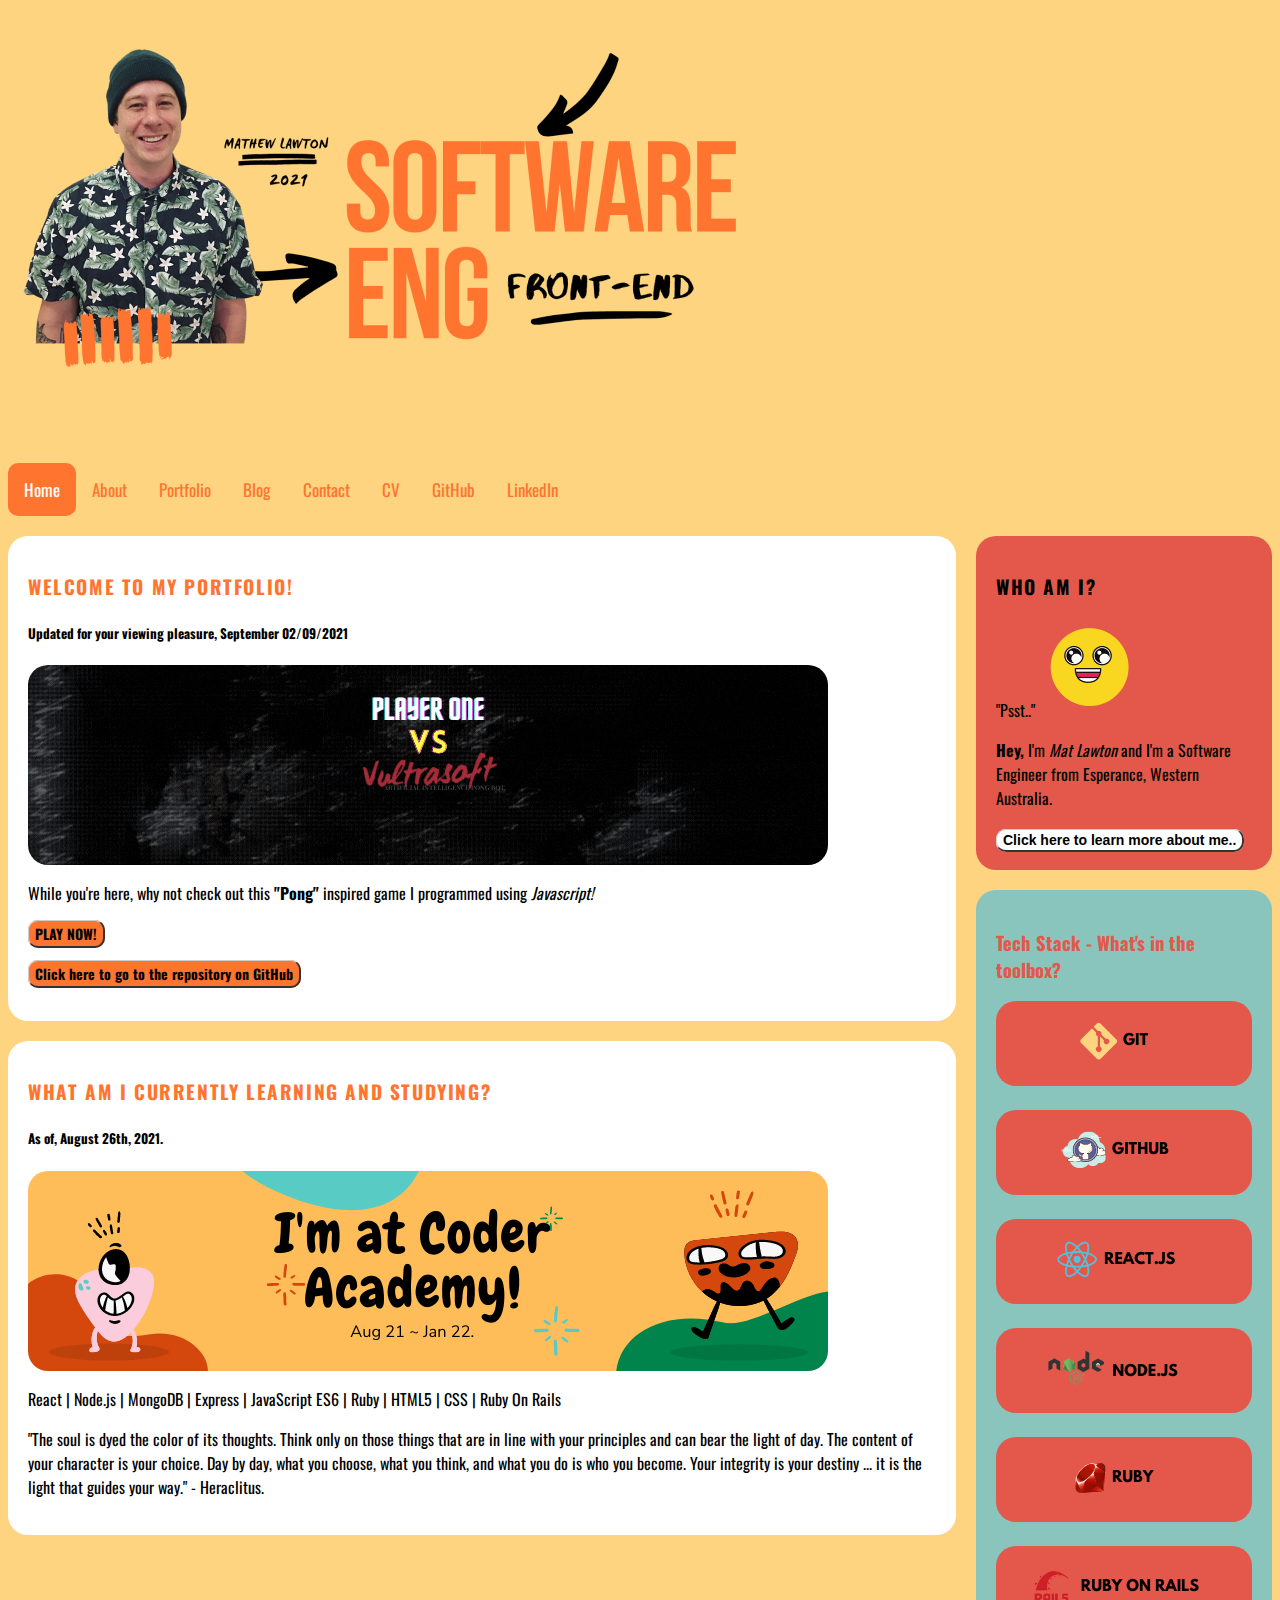
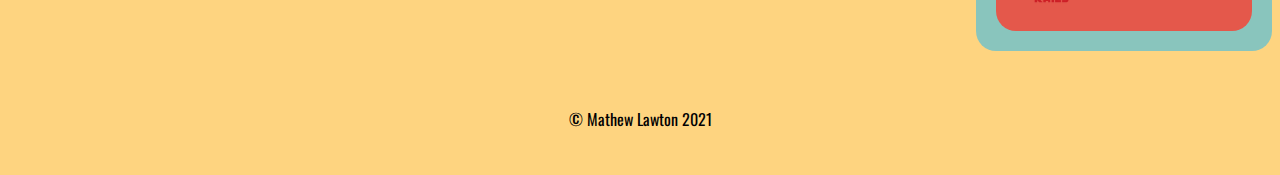
<file: index.html>
<!DOCTYPE html>
<html lang="en">
    <head>
      <meta charset="UTF-8"/>
      <!-- Hey, welcome to the source, my names Frankie and I'm your guide through this mess

░░░░░░▄▄▄▄▀▀▀▀▀▀▀▀▄▄▄▄▄▄▄
░░░░░█░░░░░░░░░░░░░░░░░░▀▀▄
░░░░█░░░░░░░░░░░░░░░░░░░░░░█
░░░█░░░░░░▄██▀▄▄░░░░░▄▄▄░░░░█
░▄▀░▄▄▄░░█▀▀▀▀▄▄█░░░██▄▄█░░░░█
█░░█░▄░▀▄▄▄▀░░░░░░░░█░░░░░░░░░█
█░░█░█▀▄▄░░░░░█▀░░░░▀▄░░▄▀▀▀▄░█
░█░▀▄░█▄░█▀▄▄░▀░▀▀░▄▄▀░░░░█░░█
░░█░░░▀▄▀█▄▄░█▀▀▀▄▄▄▄▀▀█▀██░█
░░░█░░░░██░░▀█▄▄▄█▄▄█▄▄██▄░░█
░░░░█░░░░▀▀▄░█░░░█░█▀█▀█▀██░█
░░░░░▀▄░░░░░▀▀▄▄▄█▄█▄█▄█▄▀░░█
░░░░░░░▀▄▄░░░░░░░░░░░░░░░░░░░█
░░▐▌░█░░░░▀▀▄▄░░░░░░░░░░░░░░░█
░░░█▐▌░░░░░░█░▀▄▄▄▄▄░░░░░░░░█
░░███░░░░░▄▄█░▄▄░██▄▄▄▄▄▄▄▄▀
░▐████░░▄▀█▀█▄▄▄▄▄█▀▄▀▄
░░█░░▌░█░░░▀▄░█▀█░▄▀░░░█
░░█░░▌░█░░█░░█░░░█░░█░░█
░░█░░▀▀░░██░░█░░░█░░█░░█
░░░▀▀▄▄▀▀░█░░░▀▄▀▀▀▀█░░█
░░░░░░░░░░█░░░░▄░░▄██▄▄▀
░░░░░░░░░░█░░░░▄░░████
░░░░░░░░░░█▄░░▄▄▄░░▄█
░░░░░░░░░░░█▀▀░▄░▀▀█
░░░░░░░░░░░█░░░█░░░█
░░░░░░░░░░░█░░░▐░░░█
░░░░░░░░░░░█░░░▐░░░█
░░░░░░░░░░░█░░░▐░░░█
░░░░░░░░░░░█░░░▐░░░█
░░░░░░░░░░░█░░░▐░░░█
░░░░░░░░░░░█▄▄▄▐▄▄▄█
░░░░░░░▄▄▄▄▀▄▄▀█▀▄▄▀▄▄▄▄
░░░░░▄▀▄░▄░▄░░░█░░░▄░▄░▄▀▄
░░░░░█▄▄▄▄▄▄▄▄▄▀▄▄▄▄▄▄▄▄▄█
 -->
<!-- Would you like to know my website colors -->
<!-- fed480,ff7530,e4584b,ffffff,000000,89C5BD -->
<!-- Check out my design method - https://matlawton.github.io/coder-academy-t1a2/ppt/MathewLawton_T1A2_Presentation.pdf -->

<!-- This is how the browser optimizes the display for the user and device -->
        <meta name="viewport" content="width=device-width, initial-scale=1.0" />

        <title>Mathew Lawton Portfolio</title>
        <!-- This is where I add an image icon to the browser tab bar -->
        <link rel="icon" href="docs/smile.png" type="image/jpg"/>
        <meta name="author" content="Mathew Lawton">
        <meta name="description" content="Mathew Lawton Portfolio">
        <link href="style.css" rel="stylesheet" integrity="sha384-XHEH1JF1GIDuU6ZhdtxSIWR+9hH9AzFJ3KW+005y8kmiRAtbL6duYV+GUHeHr7d7">

        <!-- This is where I import my font from Google Fonts -->
        <link rel="preconnect" href="https://fonts.googleapis.com">
        <link rel="preconnect" href="https://fonts.gstatic.com" crossorigin>
        <link href="https://fonts.googleapis.com/css2?family=Oswald:wght@400&display=swap" rel="stylesheet">
    </head>

    <body>
      <header>
        <!-- This is the main header image for my website -->
        <div>        
          <img src="docs/mug-web1.png" alt="Mugshot" class="headshot" id="container"/>
        </div> 
          <!-- This is the nav bar for my website -->
            <div class="topnav">
            <!-- The active feature will highlight and display which page is being viewed -->
              <a class="active" href="#home">Home</a>
              <a href="about.html">About</a>
              <a href="portfolio.html">Portfolio</a>
              <a href="blog.html">Blog</a>
              <a href="contact.html">Contact</a>
              <a href="https://drive.google.com/file/d/1qS7zLkQYoXdJ1vOAuZq-rYk6jl82JSvu/view?usp=sharing">CV</a>
              <a href="https://github.com/Matlawton">GitHub</a>
              <a href="https://www.linkedin.com/in/mathew-lawton/">LinkedIn</a>
            </div>                                  
        </header>
    <!-- This is the main content that lies inside my body -->
    <main>
      <!-- You get a div, you get a div, every body gets a div -->
      <div class="row">
        <div class="leftcolumn">
          <!-- This card holds my text and graphical content within the main body -->
          <div class="card">
            <h2>Welcome to my portfolio!</h2>
            <h5>Updated for your viewing pleasure, September 02/09/2021</h5>
              <img src="docs/player-one.gif" alt="A game made by Mat" class="blog-img"/>
              <p>While you're here, why not check out this<strong> &quot;Pong&quot;</strong> inspired game I programmed using <em>Javascript!</em></p>
              <p><a href="https://matlawton.github.io/table-tennis/" class="link-type">PLAY NOW!</a></p>
              <p> <a href="https://github.com/Matlawton/table-tennis" class="link-type">Click here to go to the repository on GitHub</a></p>
          </div>
          <!-- This card holds my text and graphical content within the main body -->
          <div class="card">
            <h2>What am I currently learning and studying?</h2>
            <h5>As of, August 26th, 2021.</h5>
            <img src="docs/coder.png" alt="I'm at Coder Academy!" class="blog-img" />
            <p>React | Node.js | MongoDB | Express | JavaScript ES6 | Ruby | HTML5 | CSS | Ruby On Rails</p>
            <p>&quot;The soul is dyed the color of its thoughts. Think only on those things that are in line with your principles and can bear the light of day. The content of your character is your choice. Day by day, what you choose, what you think, and what you do is who you become. Your integrity is your destiny ... it is the light that guides your way.&quot; - Heraclitus.</p>
          </div>
        </div>
        <!-- This is the right column for the index page main body content -->
        <div class="rightcolumn">
          <div class="card-2">
            <h2 class="card-head">Who am I?</h2>
              <p>
              &quot;Psst..&quot; <a href="about.html">
              <img alt="smile" src="docs/smile.png" width="100" height="100">
              </a>
              </p>
              <p><strong>Hey, </strong>I'm <em>Mat Lawton</em> and I'm a Software Engineer from Esperance, Western Australia.</p>
                <a href="about.html" class="link-type2">Click here to learn more about me..</a>
          </div>
          <!-- This is my tool box -->
          <div class="card-3">
            <h3>Tech Stack - What's in the toolbox?</h3>
            <div class="cd-bg"><img alt="Git logo" src="docs/git1.png"></div><br>
            <div class="cd-bg"><img alt="GitHub logo" src="docs/github1.png"></div><br>
            <div class="cd-bg"><img alt="react logo" src="docs/react.png"></div><br>
            <div class="cd-bg"><img alt="node.js logo" src="docs/node.png"></div><br>
            <div class="cd-bg"><img alt="ruby logo" src="docs/ruby.png"></div><br>
            <div class="cd-bg"><img alt="ruby on rails logo" src="docs/rails.png"></div>
          </div> 
          </div> 
      </div>
    </main>
      <!-- This is where I can style my footer element -->
      <footer class="footer">
        <p>&copy; Mathew Lawton 2021</p>
      </footer> 
        
  </body>    
</html>
</file>
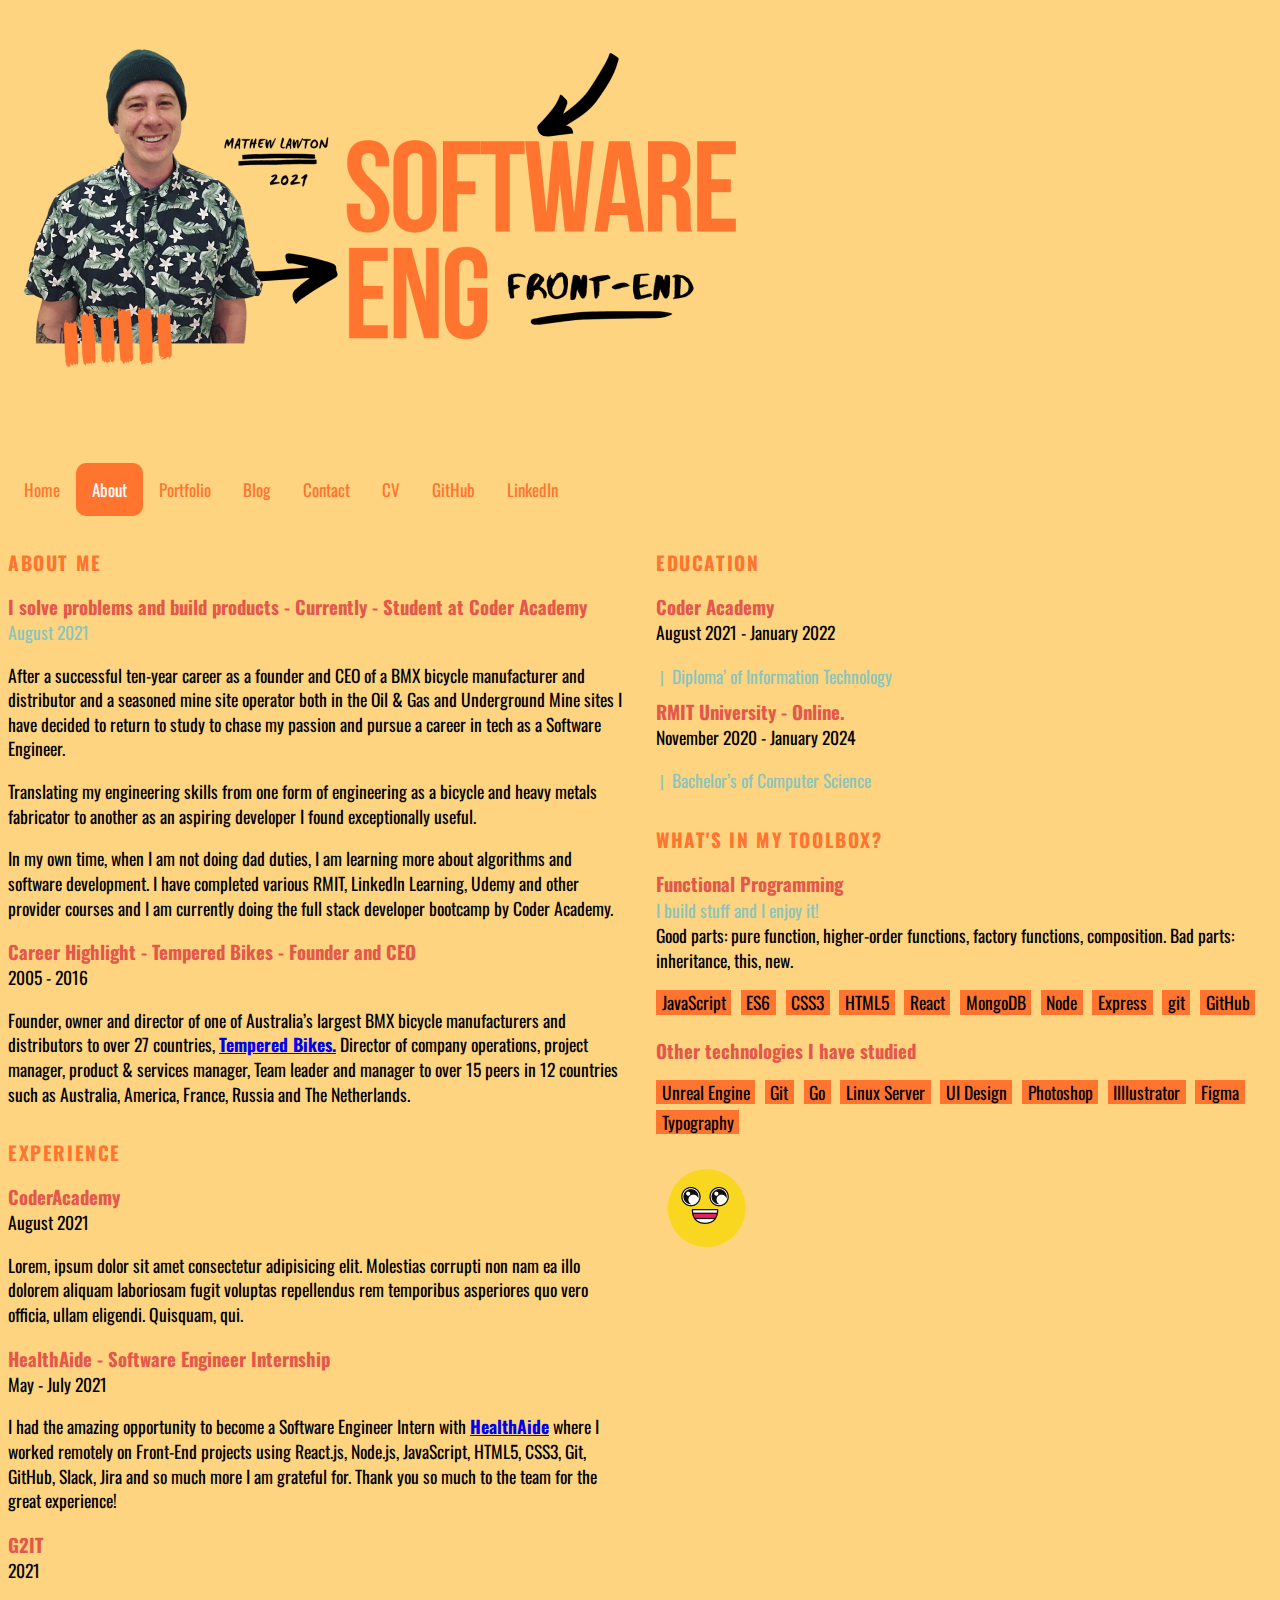
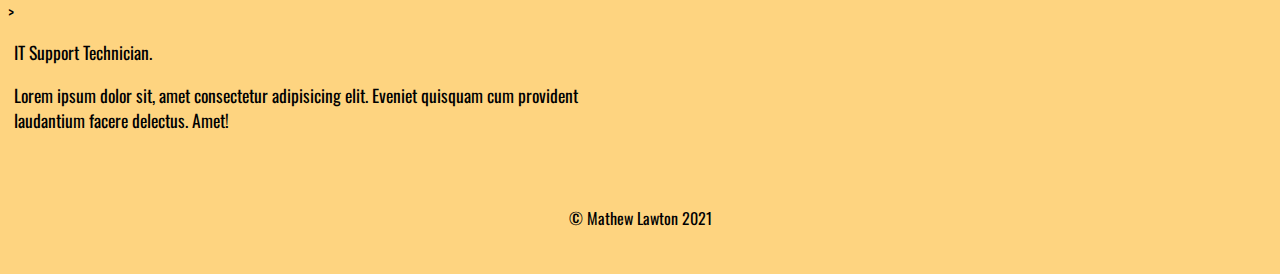
<file: about.html>
<!DOCTYPE html>
<html lang="en">
    <head>
        <meta charset="UTF-8">
          <!-- This is how the browser optimizes the display for the user and device -->
          <meta name="viewport" content="width=device-width, initial-scale=1.0" />
  
          <title>About</title>
          <!-- This is where I add an image icon to the browser tab bar -->
          <link rel="icon" href="docs/smile.png" type="image/jpg"/>
          <meta name="author" content="Mathew Lawton">
          <meta name="description" content="Mathew Lawton About">
          <link href="style.css" rel="stylesheet" integrity="sha384-XHEH1JF1GIDuU6ZhdtxSIWR+9hH9AzFJ3KW+005y8kmiRAtbL6duYV+GUHeHr7d7">
  
          <!-- This is where I import my font from Google Fonts -->
          <link rel="preconnect" href="https://fonts.googleapis.com">
          <link rel="preconnect" href="https://fonts.gstatic.com" crossorigin>
          <link href="https://fonts.googleapis.com/css2?family=Oswald:wght@400&display=swap" rel="stylesheet">
      </head>

    <body>
        <header>
            <!-- This is the main header image for my website -->
            <div>        
                <img src="docs/mug-web1.png" alt="Mugshot" class="headshot" />
            </div> 
            <!-- This is my Nav Bar -->        
            <div class="topnav">
                <a href="index.html">Home</a>
                <a class="active" href="about.html">About</a>
                <a href="portfolio.html">Portfolio</a>
                <a href="blog.html">Blog</a>
                <a href="contact.html">Contact</a>
                <a href="https://drive.google.com/file/d/1qS7zLkQYoXdJ1vOAuZq-rYk6jl82JSvu/view?usp=sharing">CV</a>
                <a href="https://github.com/Matlawton">GitHub</a>
                <a href="https://www.linkedin.com/in/mathew-lawton/">LinkedIn</a>
            </div>                                      
        </header>

        <main class="x">
            <!-- This is my First Column on the left -->
            <!-- Linked the div to the CSS container -->
                <div id="container">
                <section>
                    <h2>About Me</h2>
                    <article>
                        <header>
                            <h3>I solve problems and build products - Currently - Student at Coder Academy</h3>
                            <div class="time-bg">
                              <p><time datetime="2021-08-15">August 2021</time></p>
                            </div>
                        </header>
                        <p>After a successful ten-year career as a founder and CEO of a BMX bicycle manufacturer and distributor and a seasoned mine site operator both in the Oil & Gas and Underground Mine sites I have decided to return to study to chase my passion and pursue a career in tech as a Software Engineer.</p>
                        <p>Translating my engineering skills from one form of engineering as a bicycle and heavy metals fabricator to another as an aspiring developer I found exceptionally useful.</p>   
                        <p>In my own time, when I am not doing dad duties, I am learning more about algorithms and software development. I have completed various RMIT, LinkedIn Learning, Udemy and other provider courses and I am currently doing the full stack developer bootcamp by Coder Academy.</p>
                    </article>

                    <article>
                        <header>
                            <h3>Career Highlight - Tempered Bikes - Founder and CEO</h3>
                            <p>2005 - 2016</p>
                        </header>
                            <p>Founder, owner and director of one of Australia’s largest BMX bicycle manufacturers and distributors to over 27 countries, <a href="https://www.temperedgoods.com"><strong>Tempered Bikes.</strong></a>
                            Director of company operations, project manager, product & services manager, Team leader and manager to over 15 peers in 12 countries such as Australia, America, France, Russia and The Netherlands.
                            </p>
                    </article>
                </section>
                <!-- This is my work experience section that needs to be updated -->
                <section>
                    <h2>Experience</h2>
                    <article>
                        <header>
                            <h3>CoderAcademy</h3>
                            <p>August 2021</p>
                        </header>
                        <p>Lorem, ipsum dolor sit amet consectetur adipisicing elit. Molestias corrupti non nam ea illo dolorem aliquam laboriosam fugit voluptas repellendus rem temporibus asperiores quo vero officia, ullam eligendi. Quisquam, qui.</p>
                    </article>

                    <article>
                        <header>
                            <h3>HealthAide - Software Engineer Internship</h3>
                            <p>May - July 2021</p>
                        </header>
                        <p>I had the amazing opportunity to become a Software Engineer Intern with <a href="https//:www.healthaide.com.au"><strong>HealthAide</strong></a> where I worked remotely on Front-End projects using React.js, Node.js, JavaScript, HTML5, CSS3, Git, GitHub, Slack, Jira and so much more I am grateful for. Thank you so much to the team for the great experience!</p>
                    </article>

                    <article>
                        <header>
                            <h3>G2IT</h3>
                            <p>2021</p>>
                        </header>
                        <ul class='experience'>
                            <li>IT Support Technician.</li>
                            <li>Lorem ipsum dolor sit, amet consectetur adipisicing elit. Eveniet quisquam cum provident laudantium facere delectus. Amet!</li>
                        </ul>
                    </article>
                </section>
                </div>

            <!-- This is my Second Column on the right that lists my education -->
            <!-- Linked the div to the CSS container -->
                <div id="container-2">
                <section>
                    <h2>Education</h2>
                    <article>
                        <header>
                            <h3>Coder Academy</h3>
                            <p>August 2021 - January 2022</p>
                            <span class="gray-400">&nbsp;|&nbsp;</span>
                            <span class="gray-400 text-lg">Diploma&rsquo; of Information Technology</span>
                        </header>
                    </article>

                    <article>
                        <header>
                            <h3>RMIT University - Online.</h3>
                            <p>November 2020 - January 2024</p>
                            <span class="gray-400">&nbsp;|&nbsp;</span>
                            <span class="gray-400 text-lg">Bachelor&rsquo;s of Computer Science</span>
                        </header>
                    </article>
                </section>
                <!-- This is the component list for my tool box section -->
                <section>
                    <h2>What's in my toolbox?</h2>
                    <article>
                        <header>
                            <h3>Functional Programming</h3>
                            <span class="gray-400 text-lg">I build stuff and I enjoy it!</span>
                            <p>Good parts: pure function, higher-order functions, factory functions, composition. Bad parts: inheritance, this, new.</p>
                            <ul class="skills">
                                <li>JavaScript</li>
                                <li>ES6</li>
                                <li>CSS3</li>
                                <li>HTML5</li>
                                <li>React</li>
                                <li>MongoDB</li>
                                <li>Node</li>
                                <li>Express</li>
                                <li>git</li>
                                <li>GitHub</li>
                            </ul>
                        </header>
                    </article>
                    <!-- This is the component list for my other tech studied section -->
                    <article>
                        <header>
                            <h3>Other technologies I have studied</h3>
                            <ul class="skills">
                                
                                <li>Unreal Engine</li>
                                <li>Git</li>
                                <li>Go</li>
                                <li>Linux Server</li>
                                <li>UI Design</li>
                                <li>Photoshop</li>
                                <li>Illlustrator</li>
                                <li>Figma</li>
                                <li>Typography</li>
                            </ul>
                        </header>
                    </article>
                </section>
                <!-- This is the smiley face on the about me page -->
                <div>
                    <img src="docs/smile.png" alt="smile" class="smile" />
                </div>
                </div>
        </main>
        <!-- This is where I can style my footer element -->
        <footer class="footer">
            <p>&copy; Mathew Lawton 2021</p>
        </footer>
    </body>
</html>
</file>
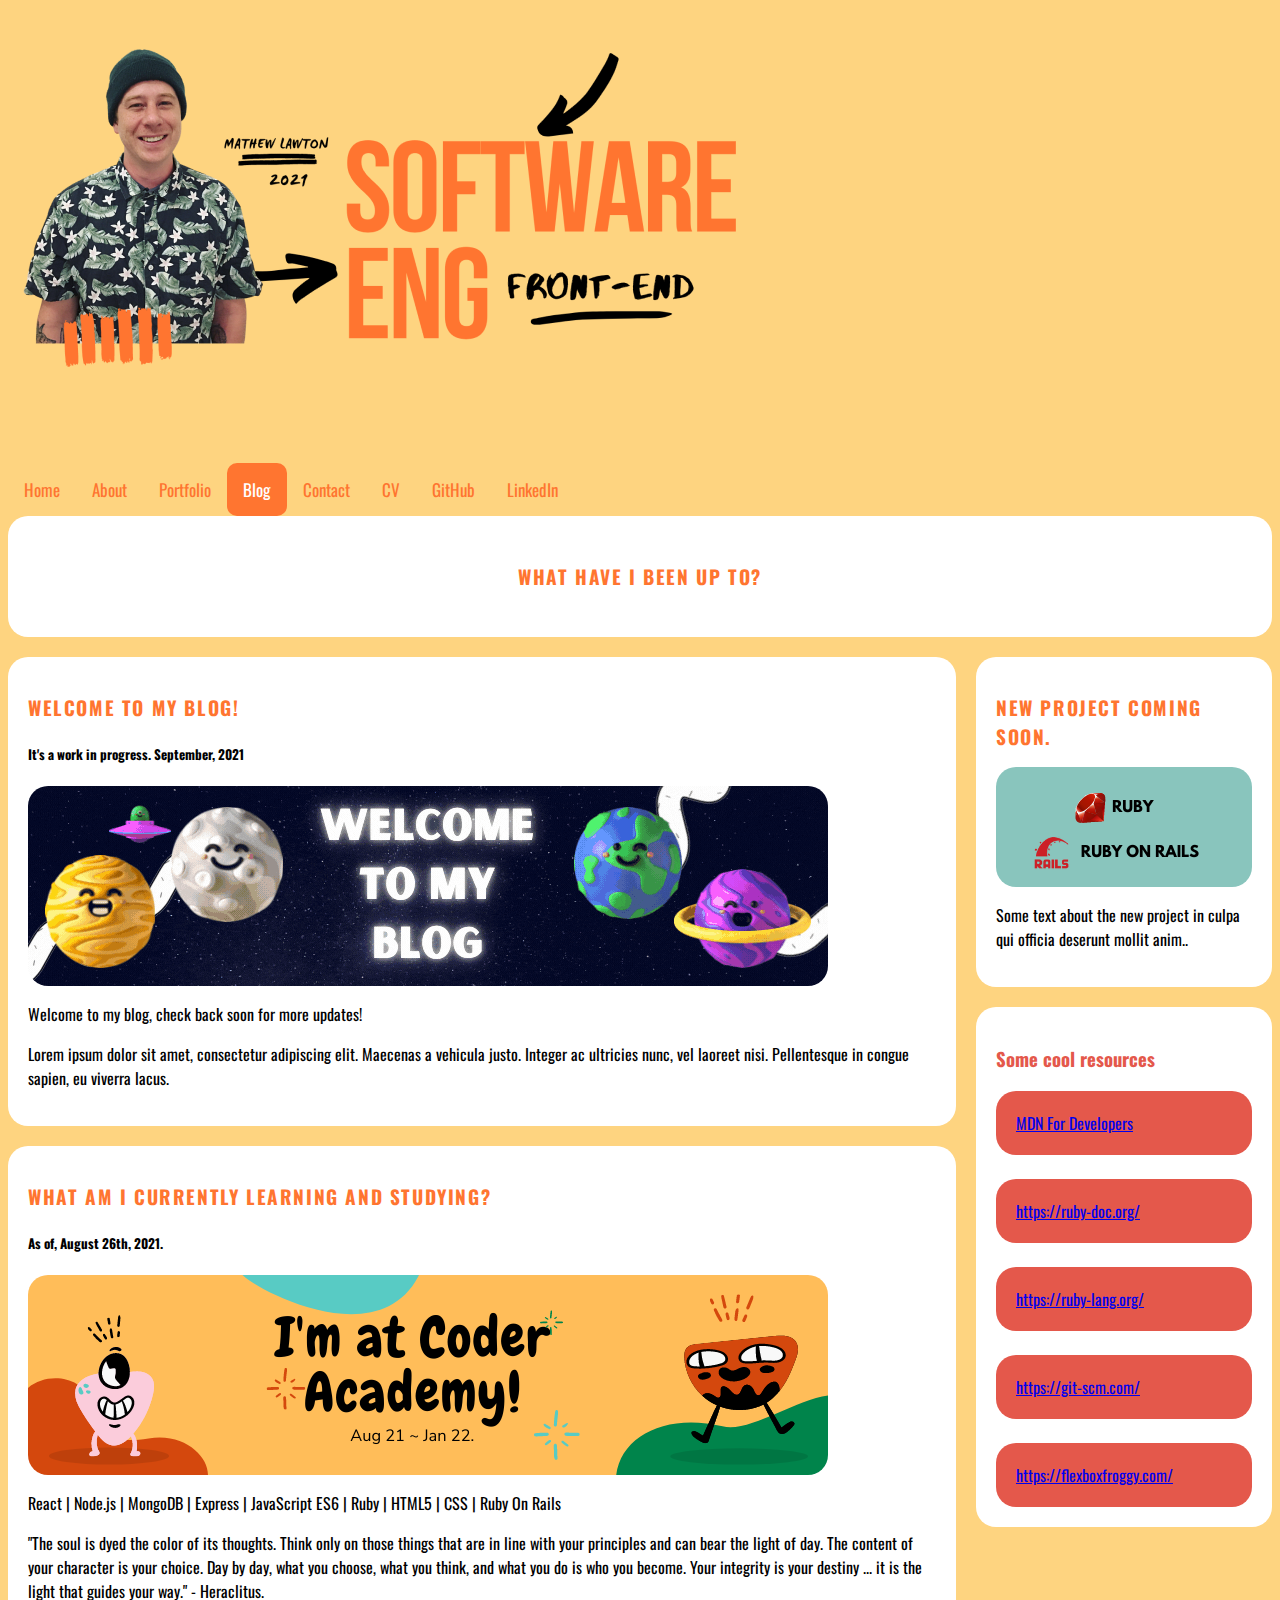
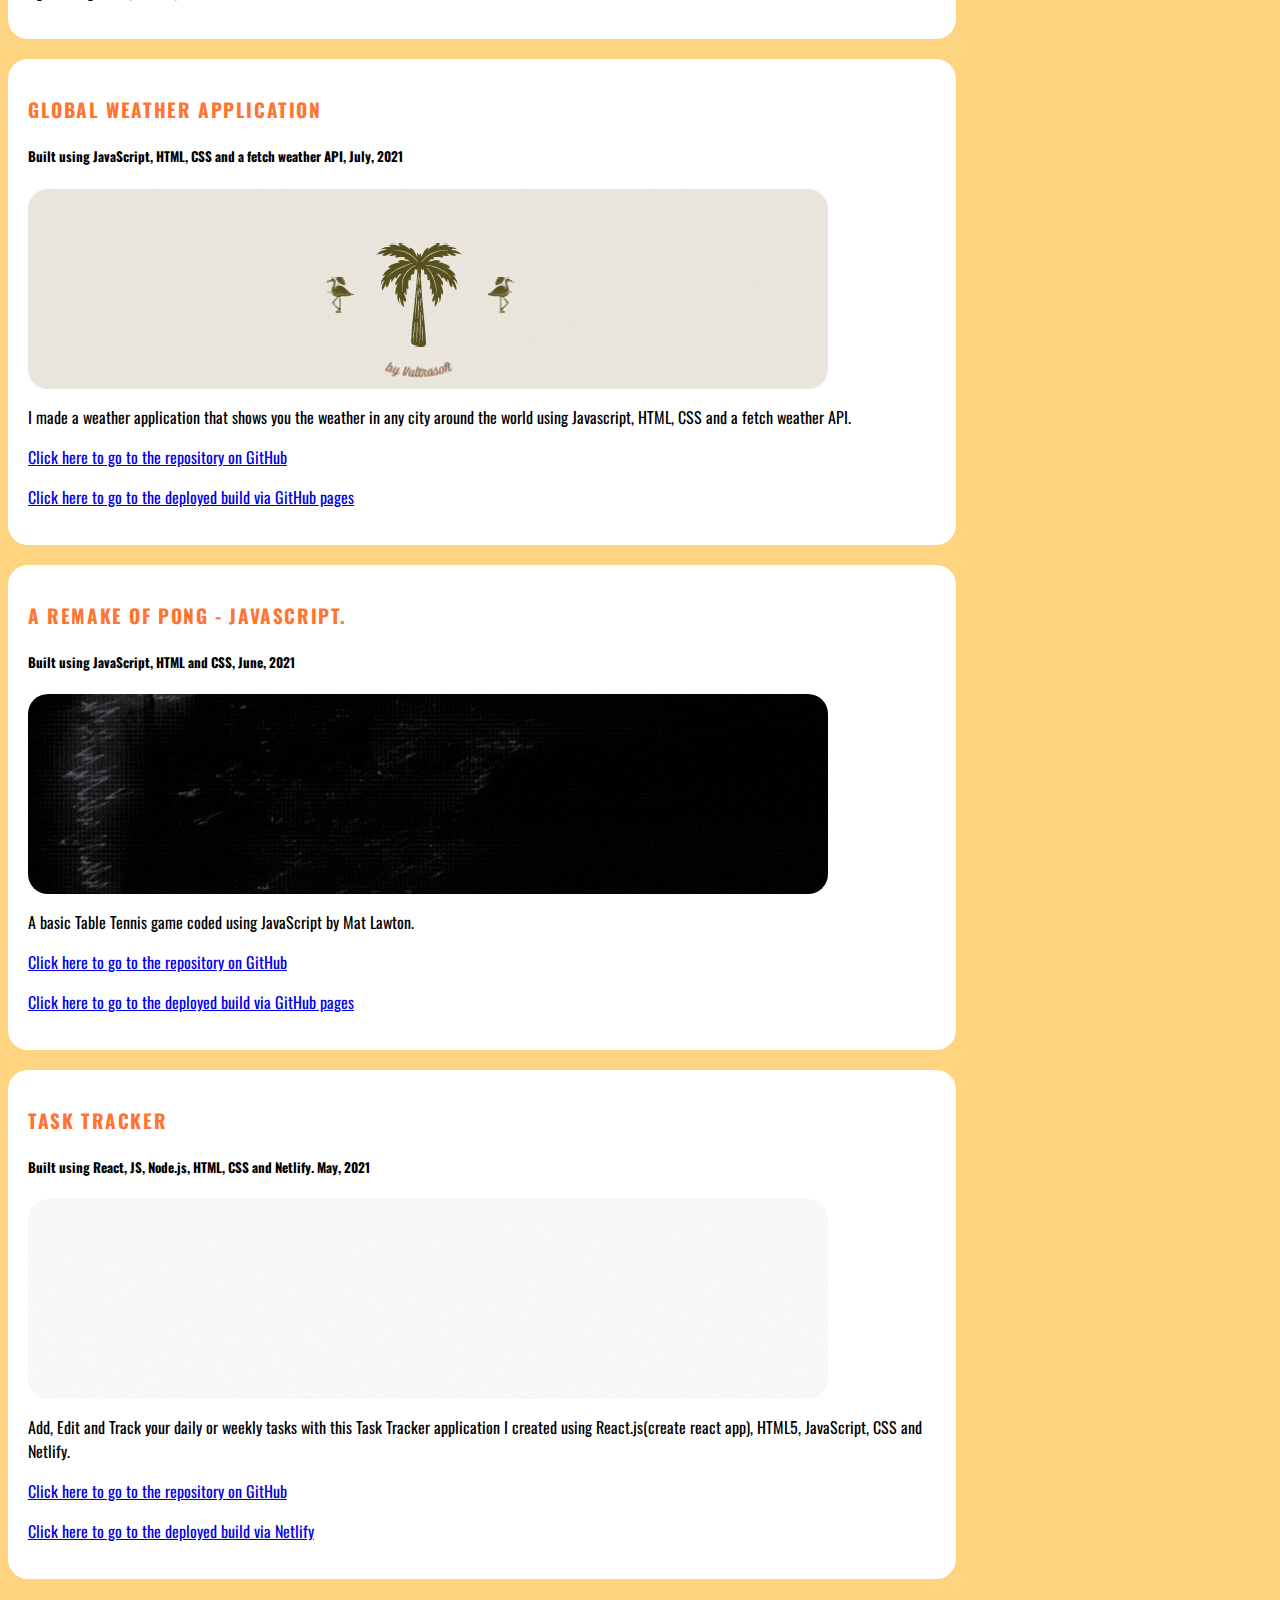
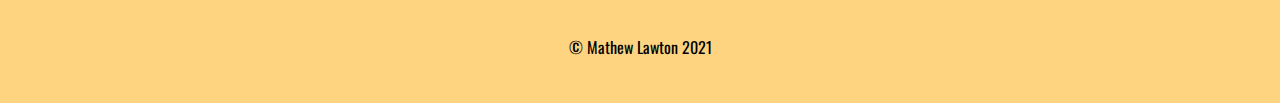
<file: blog.html>
<!DOCTYPE html>
<html lang="en">
  <head>
    <meta charset="UTF-8">
      <!-- This is how the browser optimizes the display for the user and device -->
      <meta name="viewport" content="width=device-width, initial-scale=1.0" />

      <title>Blog</title>
      <!-- This is where I add an image icon to the browser tab bar -->
      <link rel="icon" href="docs/smile.png" type="image/jpg"/>
      <meta name="author" content="Mathew Lawton">
      <meta name="description" content="Mathew Lawton Blog">
      <link href="style.css" rel="stylesheet" integrity="sha384-XHEH1JF1GIDuU6ZhdtxSIWR+9hH9AzFJ3KW+005y8kmiRAtbL6duYV+GUHeHr7d7">

      <!-- This is where I import my font from Google Fonts -->
      <link rel="preconnect" href="https://fonts.googleapis.com">
      <link rel="preconnect" href="https://fonts.gstatic.com" crossorigin>
      <link href="https://fonts.googleapis.com/css2?family=Oswald:wght@400&display=swap" rel="stylesheet">
  </head>

  <body>
    <header>
      <!-- This is the main header image for my website -->
        <div>        
            <img src="docs/mug-web1.png" alt="Mugshot" class="headshot" />
        </div> 
        <!-- This is my Nav Bar -->    
        <div class="topnav">
            <a href="index.html">Home</a>
            <a href="about.html">About</a>
            <a href="portfolio.html">Portfolio</a>
            <a class="active" href="blog.html">Blog</a>
            <a href="contact.html">Contact</a>
            <a href="https://drive.google.com/file/d/1qS7zLkQYoXdJ1vOAuZq-rYk6jl82JSvu/view?usp=sharing">CV</a>
            <a href="https://github.com/Matlawton">GitHub</a>
            <a href="https://www.linkedin.com/in/mathew-lawton/">LinkedIn</a>
        </div>                                 
    </header>
    <!-- This is the header for my blog page within the body -->
    <main>
        <div class="header">
          <h2>What have I been up to?</h2>
        </div>
        <!-- This component creates the styling my blog posts -->
        <div class="row">
          <div class="leftcolumn">
            <!-- blog post one -->
            <div class="card">
              <h2>Welcome to my blog!</h2>
              <h5>It's a work in progress. September, 2021</h5>
              <img src="docs/blog-img.gif" alt="Welcome to my blog image" class="blog-img"/>
              <p>Welcome to my blog, check back soon for more updates!</p> 
              <p> Lorem ipsum dolor sit amet, consectetur adipiscing elit. Maecenas a vehicula justo. Integer ac ultricies nunc, vel laoreet nisi. Pellentesque in congue sapien, eu viverra lacus.</p>
            </div>
            <!-- blog post two -->
            <div class="card">
              <h2>What am I currently learning and studying?</h2>
              <h5>As of, August 26th, 2021.</h5>
              <img src="docs/coder.png" alt="I'm at Coder Academy!" class="blog-img" />
              <p>React | Node.js | MongoDB | Express | JavaScript ES6 | Ruby | HTML5 | CSS | Ruby On Rails</p>
              <p>&quot;The soul is dyed the color of its thoughts. Think only on those things that are in line with your principles and can bear the light of day. The content of your character is your choice. Day by day, what you choose, what you think, and what you do is who you become. Your integrity is your destiny ... it is the light that guides your way.&quot; - Heraclitus.</p>
            </div>
            <!-- blog post three -->
            <div class="card">
              <h2>Global Weather Application</h2>
              <h5>Built using JavaScript, HTML, CSS and a fetch weather API, July, 2021</h5>
              <img src="docs/weather.gif" alt="A weather app made by mat" class="blog-img"/>
              <p>I made a weather application that shows you the weather in any city around the world using Javascript, HTML, CSS and a fetch weather API.</p>
              <p> <a href="https://github.com/Matlawton/city-weather-app">Click here to go to the repository on GitHub</a></p>
              <p><a href="https://matlawton.github.io/city-weather-app/">Click here to go to the deployed build via GitHub pages</a></p>
            </div>
            <!-- blog post four -->
            <div class="card">
              <h2>A remake of PONG - JavaScript.</h2>
              <h5>Built using JavaScript, HTML and CSS, June, 2021</h5>
              <img src="docs/player-one.gif" alt="A game made by mat" class="blog-img"/>
              <p>A basic Table Tennis game coded using JavaScript by Mat Lawton.</p>
              <p> <a href="https://github.com/Matlawton/table-tennis">Click here to go to the repository on GitHub</a></p>
              <p><a href="https://matlawton.github.io/table-tennis/">Click here to go to the deployed build via GitHub pages</a></p>
            </div>
          </div>
          <div class="rightcolumn">
            <!-- This is the new projects coming soon section -->
            <div class="card">
              <h2>New Project Coming Soon.</h2>
              <div class="cd-bg1" style="height:120px;"><img alt="ruby logo" src="docs/ruby.png">
                <img alt="ruby on rails logo" src="docs/rails.png">
              </div>
              <p>Some text about the new project in culpa qui officia deserunt mollit anim..</p>
            </div>
            <!-- right column card two for favourite resources -->
            <div class="card">
              <h3>Some cool resources</h3>
              <div class="cd-bg"><a href="https://developer.mozilla.org/en-US/docs/Web">MDN For Developers</a></div><br>
              <div class="cd-bg"><a href="https://ruby-doc.org/">https://ruby-doc.org/</a></div><br>
              <div class="cd-bg"><a href="https://www.ruby-lang.org/en/">https://ruby-lang.org/</a></div><br>
              <div class="cd-bg"><a href="https://git-scm.com/book/en/v2">https://git-scm.com/</a></div><br>
              <div class="cd-bg"><a href="https://flexboxfroggy.com/">https://flexboxfroggy.com/</a></div>
            </div>
          </div>

          <div class="row">
            <div class="leftcolumn">
              <!-- blog post five -->
              <div class="card">
                <h2>Task Tracker</h2>
                <h5>Built using React, JS, Node.js, HTML, CSS and Netlify. May, 2021</h5>
                <img src="docs/task-track.gif" alt="A task tracker app made by mat" class="blog-img"/>
                
                <p>Add, Edit and Track your daily or weekly tasks with this Task Tracker application I created using React.js(create react app), HTML5, JavaScript, CSS and Netlify.</p>
                <p> <a href="https://github.com/Matlawton/Task-Tracker-UI-V1">Click here to go to the repository on GitHub</a></p>
                <p><a href="https://m-lawton-9aba4e.netlify.app/">Click here to go to the deployed build via Netlify</a></p>
              </div>
            </div>
        </div>
        </div>
    </main>
    <!-- This is where I can style my footer element -->
    <footer class="footer">
      <p>&copy; Mathew Lawton 2021</p>
    </footer>
       
  </body>
</html>
</file>
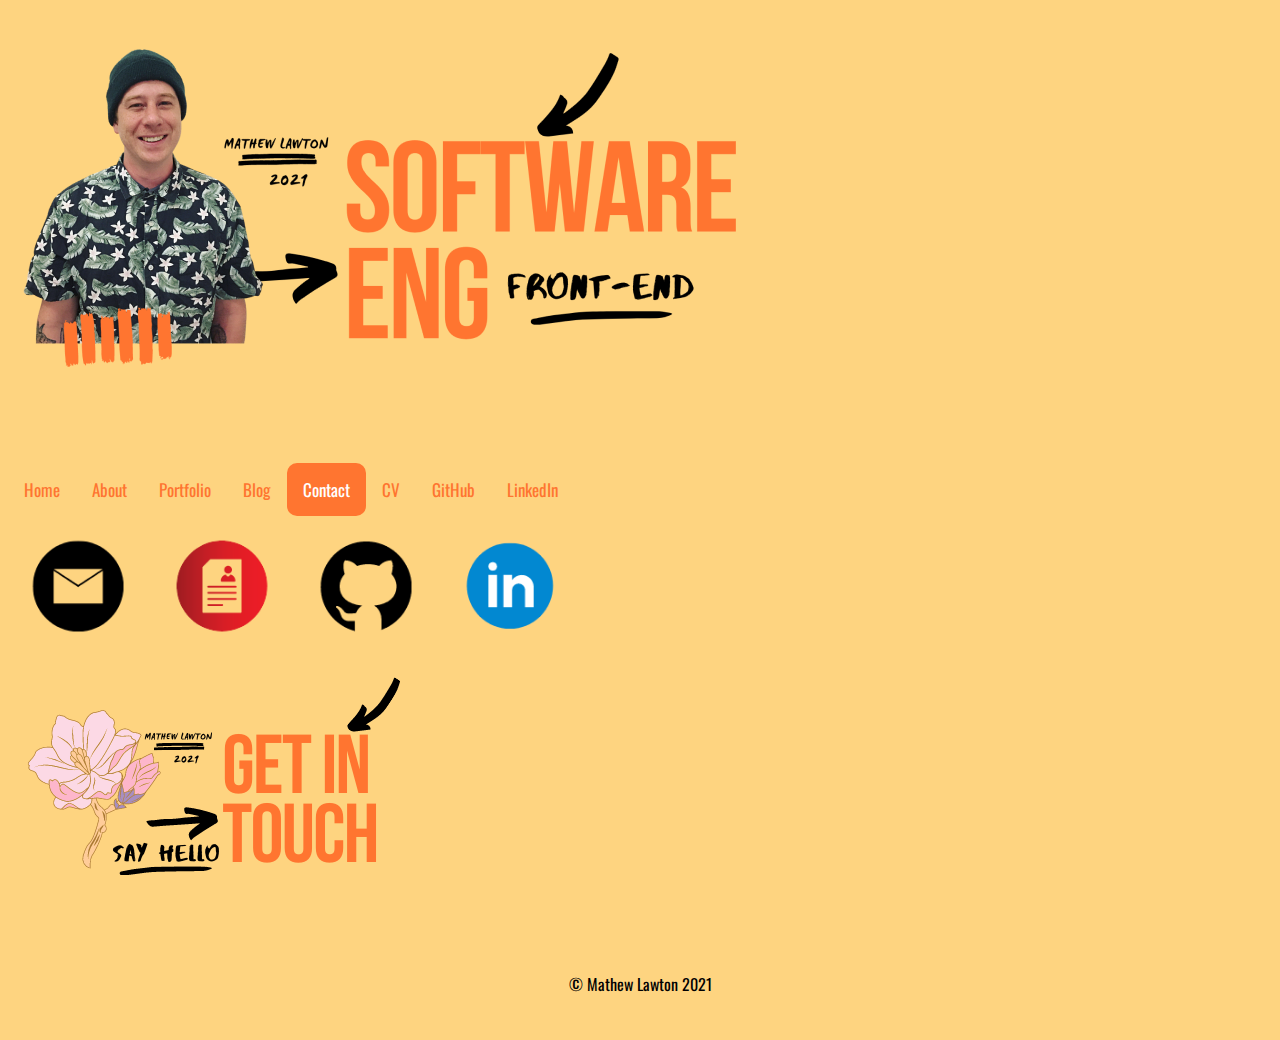
<file: contact.html>
<!DOCTYPE html>
<html lang="en">
    <head>
        <meta charset="UTF-8">
          <!-- This is how the browser optimizes the display for the user and device -->
          <meta name="viewport" content="width=device-width, initial-scale=1.0" />
  
          <title>Contact</title>
          <!-- This is where I add an image icon to the browser tab bar -->
          <link rel="icon" href="docs/smile.png" type="image/jpg"/>
          <meta name="author" content="Mathew Lawton">
          <meta name="description" content="Mathew Lawton Contact">
          <link href="style.css" rel="stylesheet">
  
          <!-- This is where I import my font from Google Fonts -->
          <link rel="preconnect" href="https://fonts.googleapis.com">
          <link rel="preconnect" href="https://fonts.gstatic.com" crossorigin>
          <link href="https://fonts.googleapis.com/css2?family=Oswald:wght@400&display=swap" rel="stylesheet">
      </head>

    <body>
        <header>
            <!-- This is the main header image for my website -->
            <div>        
                <img src="docs/mug-web1.png" alt="Mugshot" class="headshot" />
            </div> 
            <!-- This is my Nav Bar -->
            <div class="topnav">
                <a href="index.html">Home</a>
                <a href="about.html">About</a>
                <a href="portfolio.html">Portfolio</a>
                <a href="blog.html">Blog</a>
                <a class="active" href="contact.html">Contact</a>
                <a href="https://drive.google.com/file/d/1qS7zLkQYoXdJ1vOAuZq-rYk6jl82JSvu/view?usp=sharing">CV</a>
                <a href="https://github.com/Matlawton">GitHub</a>
                <a href="https://www.linkedin.com/in/mathew-lawton/">LinkedIn</a>
            </div>                                 
    </header>

    <main>
        <!-- This component styles my icons -->
        <div class="contact-display">
            <div>
                <a href="mailto:placeholder@email.com"><img src="docs/email.png" alt="Email me" class="icon" /></a>
                <!-- Add CV link and remove comment -->
                <a href="https://drive.google.com/file/d/1qS7zLkQYoXdJ1vOAuZq-rYk6jl82JSvu/view?usp=sharing"><img src="docs/cv.png" alt="View my CV" class="icon"/></a>
                <a href="https://github.com/Matlawton"><img src="docs/github.png" alt="Check out my GitHub" class="icon" /></a>
                <a href="https://www.linkedin.com/in/mathew-lawton/"><img src="docs/linkedin.png" alt="Check me out on LinkedIn" class="icon" /></a>
                <!-- Image for contact page -->
                <div class="contact-image">
                    <img src="docs/m-contact.png" alt="Get in touch" />
                </div>
            </div>
        </div>

    </main>
        <!-- This is where I can style my footer element -->
        <footer class="footer">
            <p>&copy; Mathew Lawton 2021</p>
        </footer>
    </body>
</html>
</file>
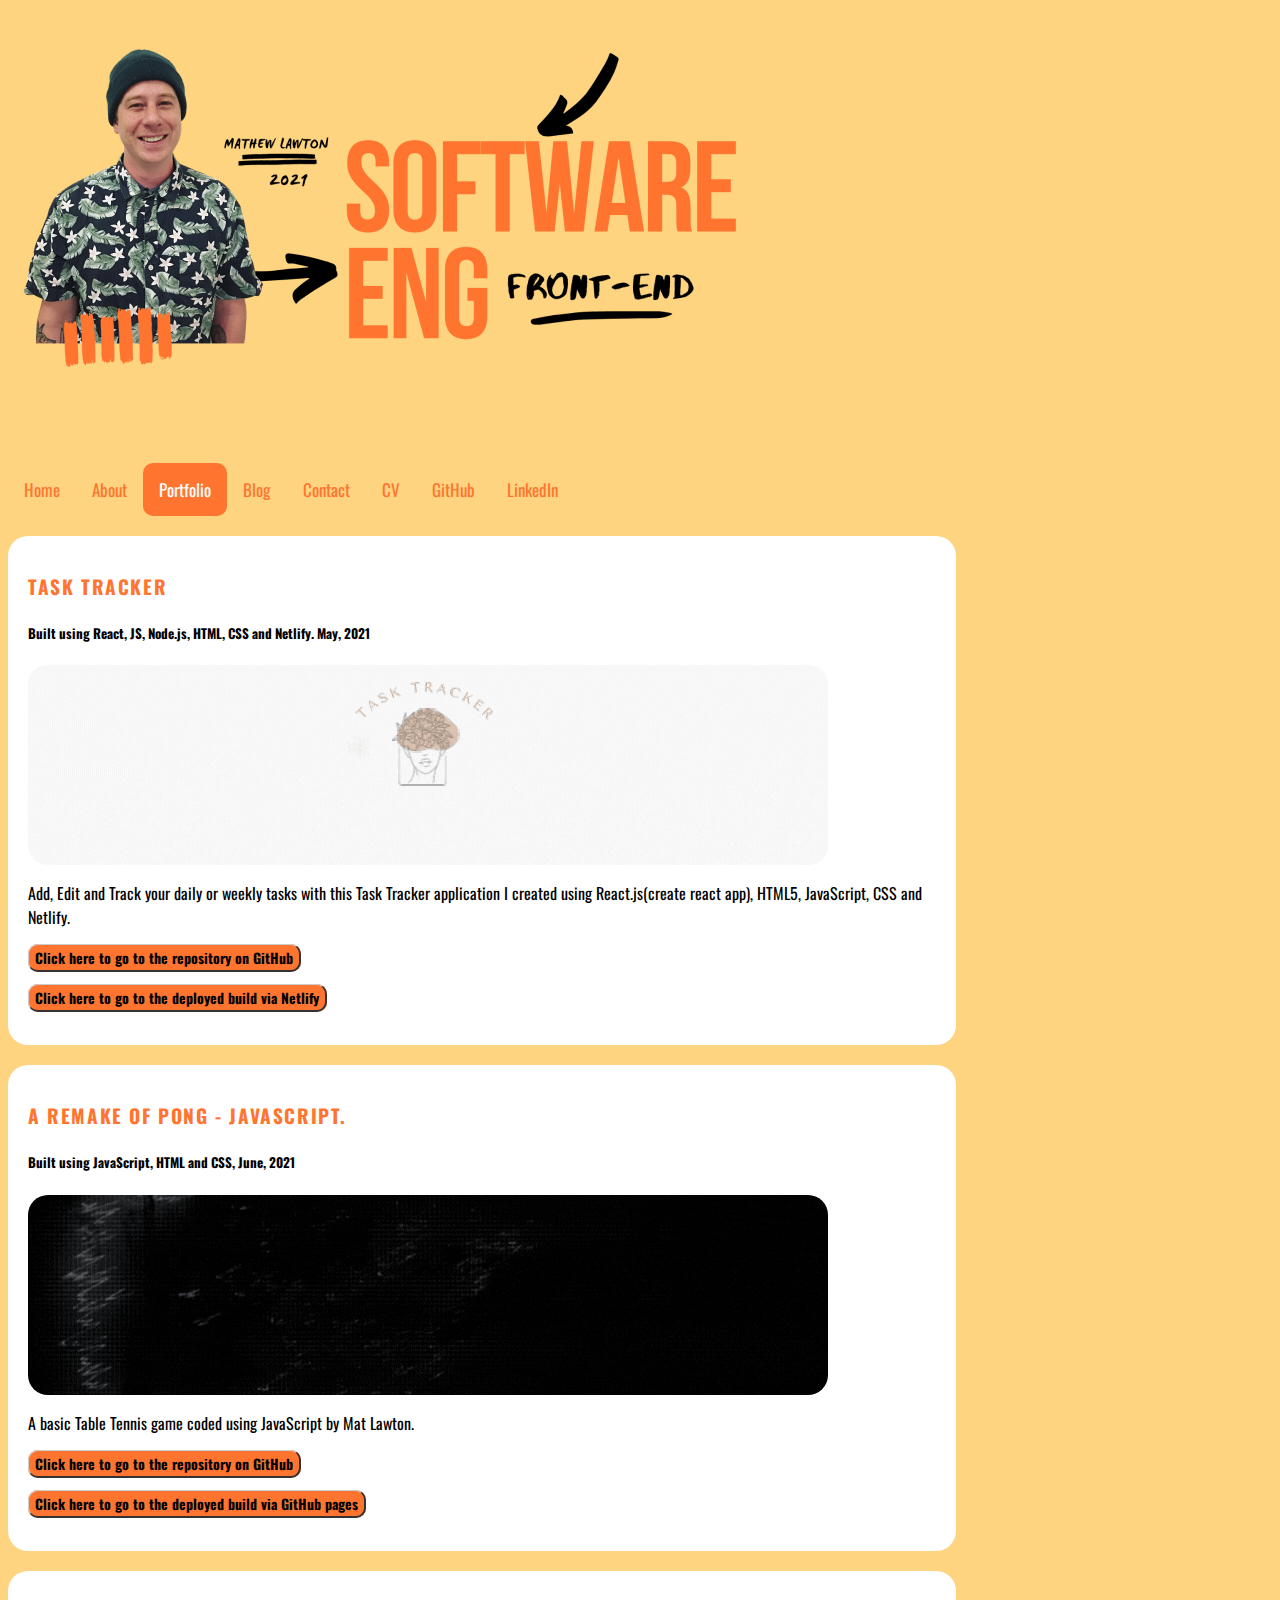
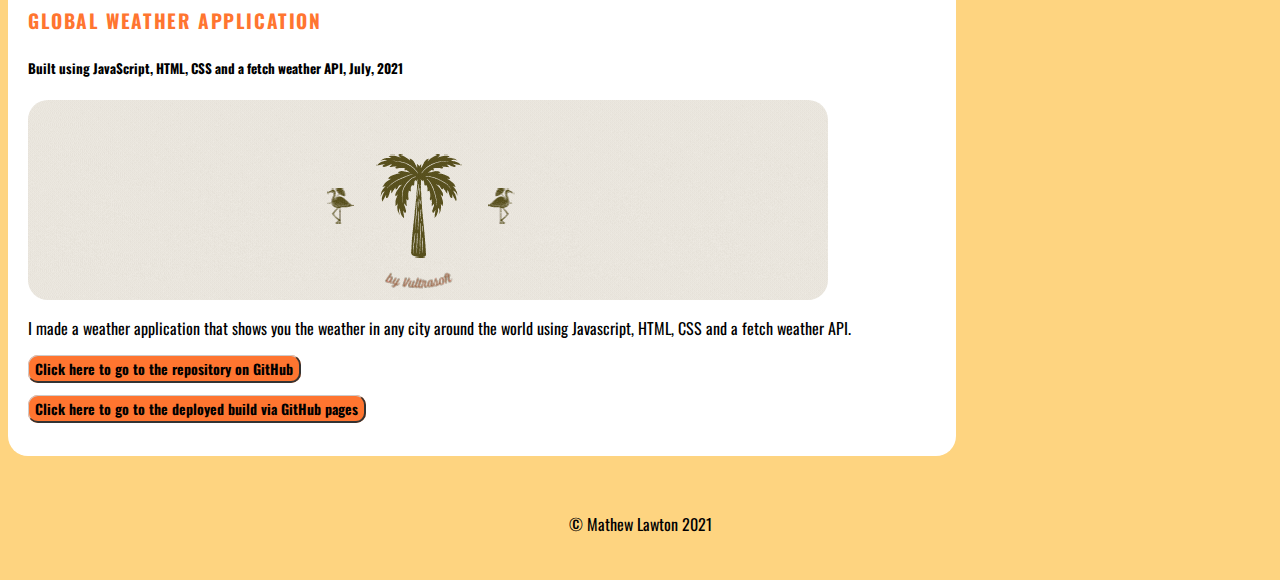
<file: portfolio.html>
<!DOCTYPE html>
<html lang="en">
  <head>
    <meta charset="UTF-8">
      <!-- This is how the browser optimizes the display for the user and device -->
      <meta name="viewport" content="width=device-width, initial-scale=1.0" />

      <title>Mathew Lawton Portfolio</title>
      <!-- This is where I add an image icon to the browser tab bar -->
      <link rel="icon" href="docs/smile.png" type="image/jpg"/>
      <meta name="author" content="Mathew Lawton">
      <meta name="description" content="Mathew Lawton Portfolio">
      <link href="style.css" rel="stylesheet" integrity="sha384-XHEH1JF1GIDuU6ZhdtxSIWR+9hH9AzFJ3KW+005y8kmiRAtbL6duYV+GUHeHr7d7">

      <!-- This is where I import my font from Google Fonts -->
      <link rel="preconnect" href="https://fonts.googleapis.com">
      <link rel="preconnect" href="https://fonts.gstatic.com" crossorigin>
      <link href="https://fonts.googleapis.com/css2?family=Oswald:wght@400&display=swap" rel="stylesheet">
  </head>

  <body>
    <header>
      <!-- This is the main header image for my website -->
      <div>        
          <img src="docs/mug-web1.png" alt="Mugshot" class="headshot" />
      </div> 
      <!-- This is my Nav Bar -->
      <div class="topnav">
          <a href="index.html">Home</a>
          <a href="about.html">About</a>
          <a class="active" href="portfolio.html">Portfolio</a>
          <a href="blog.html">Blog</a>
          <a href="contact.html">Contact</a>
          <a href="https://drive.google.com/file/d/1qS7zLkQYoXdJ1vOAuZq-rYk6jl82JSvu/view?usp=sharing">CV</a>
          <a href="https://github.com/Matlawton">GitHub</a>
          <a href="https://www.linkedin.com/in/mathew-lawton/">LinkedIn</a>
      </div>                                
    </header>

  <main>
    <!--First Column-->
    <div class="row">
      <div class="leftcolumn">
        <div class="port-content2">
          <div class="card">
            <h2>Task Tracker</h2>
            <h5>Built using React, JS, Node.js, HTML, CSS and Netlify. May, 2021</h5>
            <img src="docs/task-track.gif" alt="A task tracker app made by mat" class="blog-img"/>
            <p>Add, Edit and Track your daily or weekly tasks with this Task Tracker application I created using React.js(create react app), HTML5, JavaScript, CSS and Netlify.</p>
            <p> <a href="https://github.com/Matlawton/Task-Tracker-UI-V1" class="link-type">Click here to go to the repository on GitHub</a></p>
            <p><a href="https://m-lawton-9aba4e.netlify.app/" class="link-type">Click here to go to the deployed build via Netlify</a></p>
          </div>

          <div class="card">
            <h2>A remake of PONG - JavaScript.</h2>
            <h5>Built using JavaScript, HTML and CSS, June, 2021</h5>
            <img src="docs/player-one.gif" alt="A game made by mat" class="blog-img"/>
            <p>A basic Table Tennis game coded using JavaScript by Mat Lawton.</p>
            <p> <a href="https://github.com/Matlawton/table-tennis" class="link-type">Click here to go to the repository on GitHub</a></p>
            <p><a href="https://matlawton.github.io/table-tennis/" class="link-type">Click here to go to the deployed build via GitHub pages</a></p>
          </div>

          <div class="card">
            <h2>Global Weather Application</h2>
            <h5>Built using JavaScript, HTML, CSS and a fetch weather API, July, 2021</h5>
            <img src="docs/weather.gif" alt="A weather app made by mat" class="blog-img"/>
            <p>I made a weather application that shows you the weather in any city around the world using Javascript, HTML, CSS and a fetch weather API.</p>
            <p> <a href="https://github.com/Matlawton/city-weather-app" class="link-type">Click here to go to the repository on GitHub</a></p>
            <p><a href="https://matlawton.github.io/city-weather-app/" class="link-type">Click here to go to the deployed build via GitHub pages</a></p>
          </div>
        </div>
      </div>  
    </div>  
  </main>
  <!-- This is where I can style my footer element -->
  <footer class="footer">
    <p>&copy; Mathew Lawton 2021</p>
  </footer>

  </body>
</html>
</file>
<file: style.css>
/* The root function justifies global features */
:root {
    font-family: 'Oswald', sans-serif;
}
/* This represents features before or after a component */
*, ::before, ::after {
    box-sizing: border-box;
}
/* Justifying global body colors */
body {
    background-color: #fed480;
}

body > * {
    background-color: #fed480;
}

/* Applying flex-wrap to my header */
header {
    flex-wrap: wrap;
}

/* This is my top header image used on every page of the website*/
img.headshot {
    justify-content: left;
    transition: 1s;
}

img.headshot:hover {
    filter: grayscale(100%);
    transform: scale(1.05);
}

/* This is the beginning of my navbar section */
.topnav {
    background-color: #fed480;
    overflow: hidden;
}
  
/* This is where I can style the links inside the navigation bar */
.topnav a {
    float: left;
    color: #ff7530;
    text-align: center;
    padding: 14px 16px;
    text-decoration: none;
    font-size: 17px;
    font-family: 'Oswald', sans-serif;
}
  
/* This is how I change the color of links on hover */
.topnav a:hover {
    background-color: #ff7530;
    color: white;
    border-radius: 10px;
}
  
/* This is how I add a color to the active/current link */
.topnav a.active {
    background-color: #ff7530;
    color: white;
    border-radius: 10px;
}
/* This is the end of my navbar */

/* This is the start of the styling for the about me page */
h1 {
    color: hsl(350, 72%, 45%);
    font-size: 1.5rem;
}

h2 {
    font-size: 1.2rem;
    color: #ff7530;
    text-transform: uppercase;
    letter-spacing: 0.1rem;
}

h3 {
    color: #e4584b;
}

time {
    color: #89c5bd;
    font-size: 1.1rem;
}

.gray-400 {
    color: #89c5bd;
}

.text-lg {
    font-size: 1.1rem;
}

section {
    margin-top: 2rem;
    margin-bottom: 1.125rem;
}

section h2 {
    margin-top: 0;
}

article header {
    margin-bottom: 0.56rem;
}

article h3 {
    margin-top: 0;
    margin-bottom: 0;
}

article p,
article li {
    color: black;
    margin: 0 0 1.125rem;
    line-height: 1.4;
    font-size: 1.1rem;
}

ul.experience {
    padding: 0;
}

ul.experience li {
    padding-left: 0.35rem;
}

ul.skills {
    margin-top: 1rem;
    margin-left: 0;
    padding: 0;
    font-size: 1rem;
}

ul.skills li {
    display: inline-block;
    padding: 0 0.35rem;
    margin-right: 0.35rem;
    margin-bottom: 0.35rem;
    background-color: #ff7530;
}

ul.skills li::marker {
    content: '';
}

/* This is the background for the time stamp on the about me page, might use this later */
/* .time-bg {
    display: flexbox;
    width: 150px;
    padding: 6px;
    background: white;
    border-radius: 20px;
} */

/* break point columns for the about me page*/

@media (min-width: 768px) {
    #container {
    padding-left: 6rem;
    padding-right: 6rem;
    }
}

@media (min-width: 1024px) {
    #container {
    padding-left: 0rem;
    padding-right: 0rem;
    }
}

/* main as flex requires the two column divs in the html */
main.x {
    display: flex;
    flex-direction: row;
    justify-content: center;
    align-items: flex-start;
    gap: 2rem;
}

main.x {
    display: grid;
    grid-template-columns: repeat(2, minmax(0, 1fr));
    grid-auto-flow: row;
    gap: 2rem;
}

main.x {
    columns: 2 auto;
    gap: 2rem;
}

section {
    break-inside: avoid;;
}

/*This is the blog styling which after creation, I used in multiple pages of the website such as index, portfolio and blog*/
  
/* Header/Blog Title */
.header {
    padding: 30px;
    font-size: 40px;
    text-align: center;
    background: white;
    border-radius: 20px;
}
  
/* Create two unequal columns that floats next to each other */
/* Left column for articles on index, blog and portfolio pages*/
.leftcolumn {
    float: left;
    width: 75%;  
}
  
/* Right column for articles on index, blog and portfolio pages*/
.rightcolumn {
    float: right;
    width: 25%;
    padding-left: 20px;
}

.blog-img {
    display: flex;
    border-radius: 20px;
}
  
/* Card Background for articles on index, blog and portfolio pages*/
.cd-bg {
    background-color: #e4584b;
    width: 100%;
    padding: 20px;
    border-radius: 20px;
}

.cd-bg1 {
    background-color: #89c5bd;
    width: 100%;
    padding: 20px;
    border-radius: 20px;
}

/* This is where I add a card effect for articles on index, blog and portfolio pages */
.card {
    background-color: white;
    padding: 20px;
    margin-top: 20px;
    border-radius: 20px;
}

.card-2 {
    background-color: #e4584b;
    padding: 20px;
    margin-top: 20px;
    border-radius: 20px;
}

.card-3 {
    background-color: #89c5bd;
    padding: 20px;
    margin-top: 20px;
    border-radius: 20px;
}

.card-head {
    color: black;
}
  
/* Clear floats after the columns */
.row:after {
    content: "";
    display: table;
    clear: both;
}
    
/* Responsive layout - when the screen is less than 800px wide, make the two columns stack on top of each other instead of next to each other */
@media screen and (max-width: 1024px) {
    .leftcolumn, .rightcolumn, .blog-img, .headshot, .topnav, .contact-display, .contact-image {
    width: 100%;
    padding: 0;
}
}

@media screen and (max-width: 726px) {
    .leftcolumn, .rightcolumn, .blog-img, .headshot, .topnav, .contact-display, .contact-image {
    width: 100%;
    padding: 0;
}
}

@media screen and (max-width: 350px) {
    .leftcolumn, .rightcolumn, .blog-img, .headshot, .topnav, .contact-display, .contact-image {
    width: 100%;
    padding: 0;
}
}

/* Contact page styling */
.contact-display {
    display: flex;
}

/* This is where I can edit the features for my icons on the contact page */
.icon {
    margin: 20px;
    width: 100px;
    height: 100px;
    transition: 1s;
}

.icon:hover {
    transform: scale(1.05);
}

.contact-image {
    transition: 1s;
}

.contact-image:hover {
    transform: scale(1.05);
}

/* Portfolio and Index page links and buttons styling*/
.link-type {
    font: bold 14px 'Oswald', sans-serif;
    text-decoration: none;
    background-color: #ff7530;
    color: black;
    padding: 2px 6px 2px 6px;
    border-top: 1px solid #CCCCCC;
    border-right: 2px solid #333333;
    border-bottom: 2px solid #333333;
    border-left: 1px solid #CCCCCC;
    border-radius: 10px;
}

/* Home Page Button styling */
.link-type2 {
    font: bold 14px 'Oswald Sans', sans-serif;
    text-decoration: none;
    background-color: white;
    color: black;
    padding: 2px 6px 2px 6px;
    border-top: 1px solid #CCCCCC;
    border-right: 2px solid #333333;
    border-bottom: 2px solid #333333;
    border-left: 1px solid #CCCCCC;
    border-radius: 10px;
}

/* Footer */
.footer {
    padding: 20px;
    text-align: center;
    background: #fed480;
    margin-top: 20px;
}
</file>
